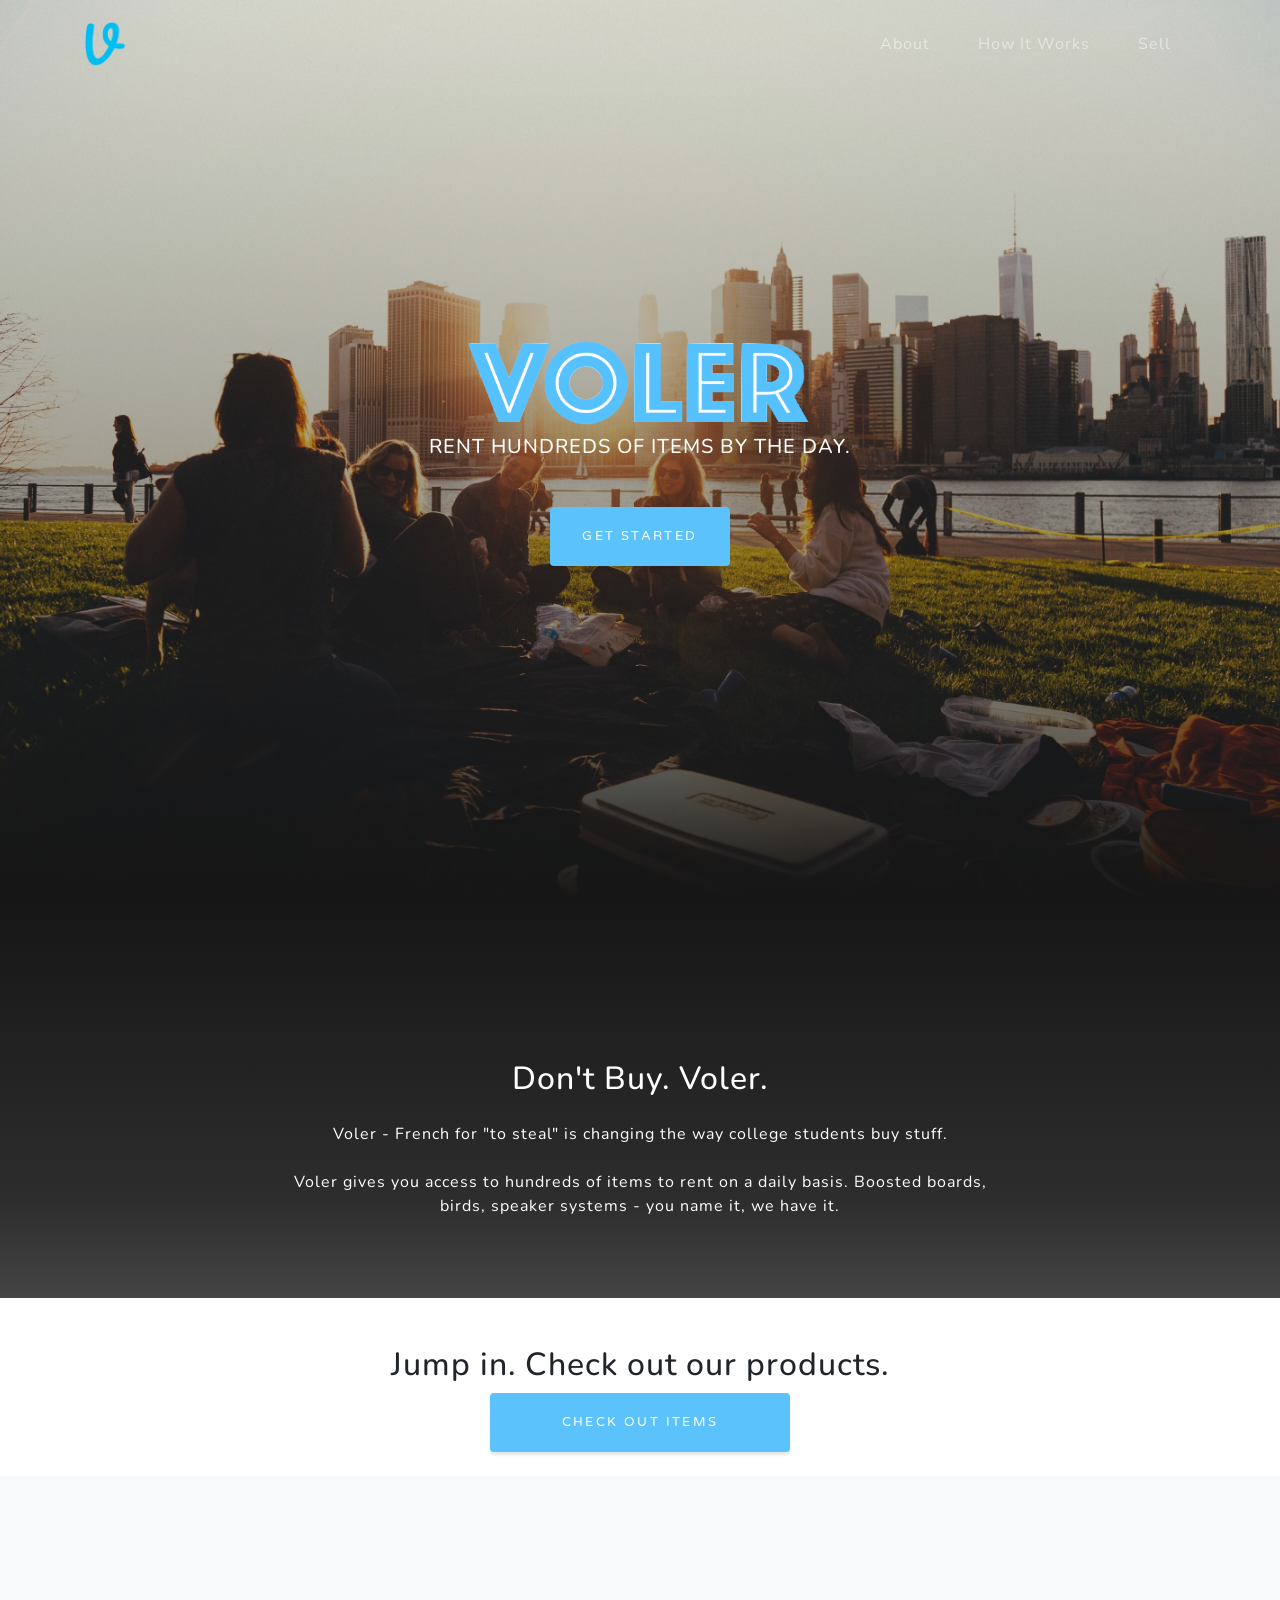
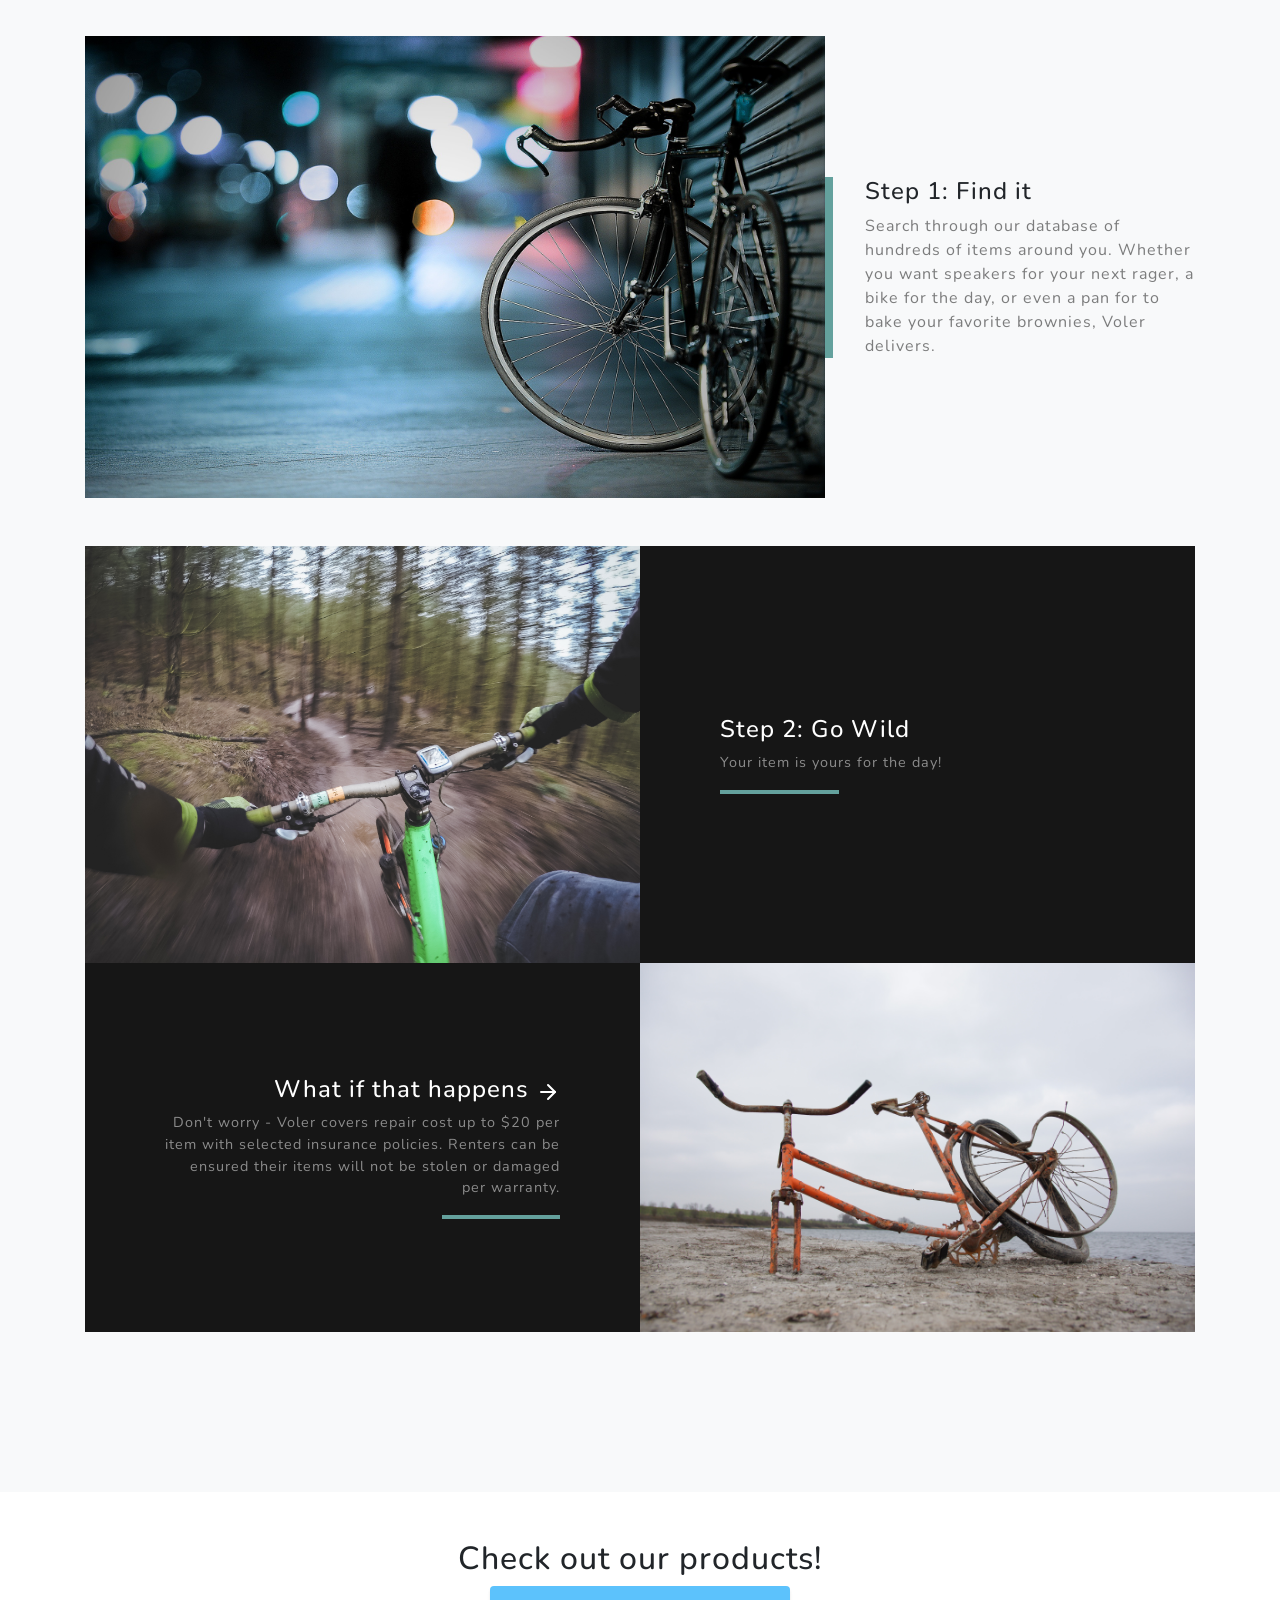
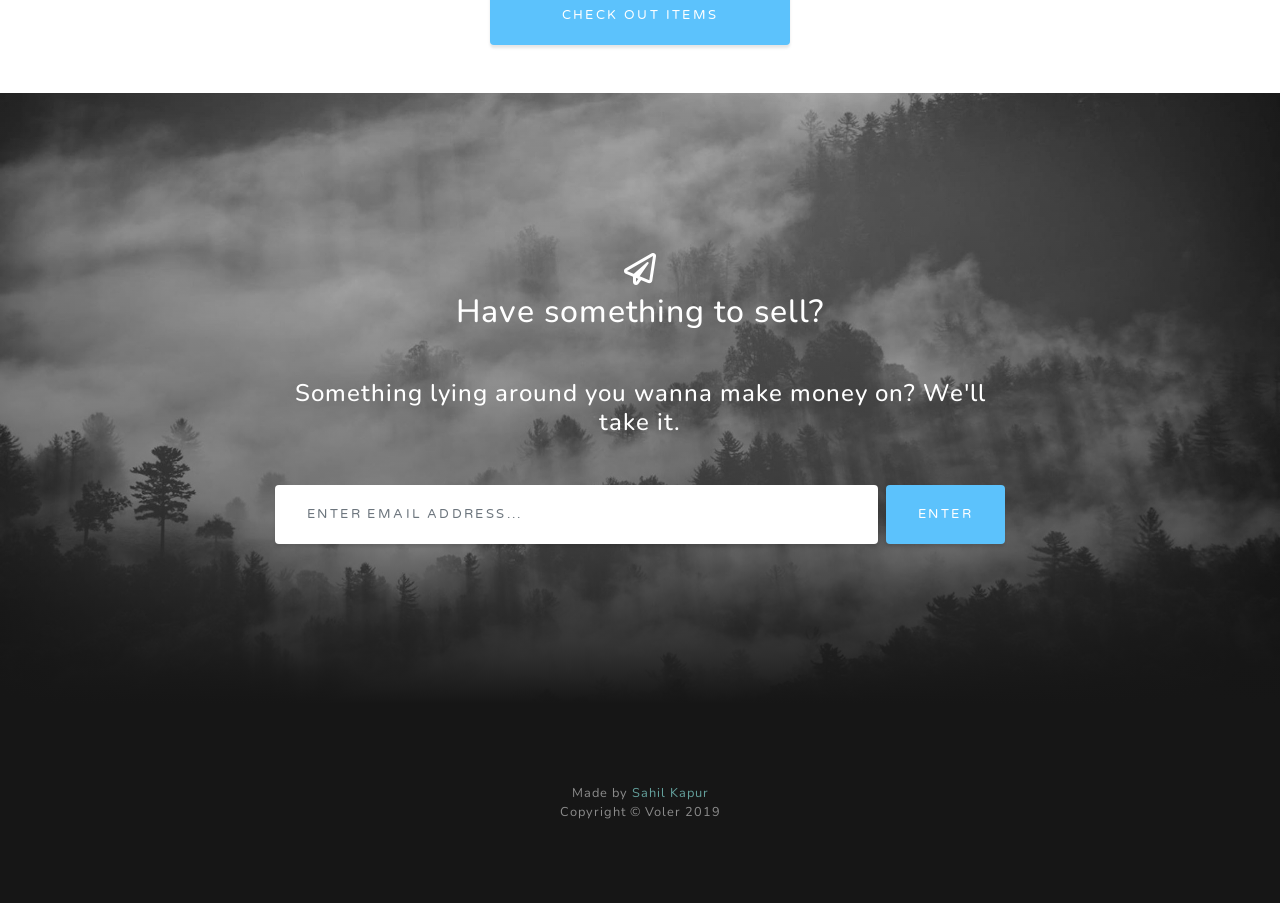
<file: index.html>
<!DOCTYPE html>
<html lang="en">

<head>

  <meta charset="utf-8">
  <meta name="viewport" content="width=device-width, initial-scale=1, shrink-to-fit=no">
  <meta name="description" content="">
  <meta name="author" content="">
  <link href="images/icon.png" rel="icon">

  <title>Voler - Steal it</title>

  <!-- Bootstrap core CSS -->
  <link href="vendor/bootstrap/css/bootstrap.min.css" rel="stylesheet">

  <!-- Custom fonts for this template -->
  <link href="vendor/fontawesome-free/css/all.min.css" rel="stylesheet">
  <link href="https://fonts.googleapis.com/css?family=Varela+Round" rel="stylesheet">
  <link href="https://fonts.googleapis.com/css?family=Nunito:200,200i,300,300i,400,400i,600,600i,700,700i,800,800i,900,900i" rel="stylesheet">

  <!-- Custom styles for this template -->
  <link href="css/organize.css" rel="stylesheet">

  <link href="css/grayscale.css" rel="stylesheet">


</head>

<body id="page-top">

  <!-- Navigation -->
  <nav class="navbar navbar-expand-lg navbar-light fixed-top" id="mainNav">
    <div class="container">
      <a class="navbar-brand js-scroll-trigger" href="#page-top">
        <img src="images/icon.png" class="nav-img">
      </a>
      <button class="navbar-toggler navbar-toggler-right" type="button" data-toggle="collapse" data-target="#navbarResponsive" aria-controls="navbarResponsive" aria-expanded="false" aria-label="Toggle navigation">
        Menu
        <i class="fas fa-bars"></i>
      </button>
      <div class="collapse navbar-collapse" id="navbarResponsive">
        <ul class="navbar-nav ml-auto">
          <li class="nav-item">
            <a class="nav-link js-scroll-trigger" href="#about">About</a>
          </li>
          <li class="nav-item">
            <a class="nav-link js-scroll-trigger" href="#projects">How It Works</a>
          </li>
          <li class="nav-item">
            <a class="nav-link js-scroll-trigger" href="#signup">Sell</a>
          </li>
        </ul>
      </div>
    </div>
  </nav>

  <!-- Header -->
  <header class="masthead">
    <div class="container d-flex h-100 align-items-center">
      <div class="mx-auto text-center">
        <img src="images/v.png" class="landing-img">
        <!--<h1 class="mx-auto my-0 text-uppercase">Grayscale</h1>-->
        <h2 class="mx-auto mt-2 mb-5 white-font">RENT HUNDREDS OF ITEMS BY THE DAY.</h2>
        <a href="#about" class="btn btn-primary js-scroll-trigger">Get Started</a>
      </div>
    </div>
  </header>

  <!-- About Section -->
  <section id="about" class="about-section text-center">
    <div class="container">
      <div class="row">
        <div class="col-lg-8 mx-auto">
          <h2 class="text-white mb-4">Don't Buy. Voler.</h2>
          <p class="white-font">Voler - French for "to steal" is changing the way college students buy stuff.<br>
            <br>
          Voler gives you access to hundreds of items to rent on a daily basis. Boosted boards, birds, speaker systems - you name it, we have it.</p>
        </div>
      </div>
      <!--<img src="img/ipad.png" class="img-fluid" alt="">-->
    </div>
  </section>

  <div class="text-center">
    <br><br>
    <h2>Jump in. Check out our products.</h2>
    <a href="items" class="btn custom-btn btn-primary js-scroll-trigger center">
    Check out items</a>
    <br>
    <br>
  </div>

  <!-- Projects Section -->
  <section id="projects" class="projects-section bg-light">
    <div class="container">

      <!-- Featured Project Row -->
      <div class="row align-items-center no-gutters mb-4 mb-lg-5">
        <div class="col-xl-8 col-lg-7">
          <img class="img-fluid mb-3 mb-lg-0" src="images/bike.jpg" alt="">
        </div>
        <div class="col-xl-4 col-lg-5">
          <div class="featured-text text-center text-lg-left">
            <h4>Step 1: Find it</h4>
            <p class="text-black-50 mb-0">Search through our database of hundreds of items around you. Whether you want speakers for your next rager, a bike for the day, or even a pan for to bake your favorite brownies, Voler delivers.</p>
          </div>
        </div>
      </div>

      <!-- Project One Row -->
      <div class="row justify-content-center no-gutters mb-5 mb-lg-0">
        <div class="col-lg-6">
          <img class="img-fluid" src="images/crazy.jpg" alt="">
        </div>
        <div class="col-lg-6">
          <div class="bg-black text-center h-100 project">
            <div class="d-flex h-100">
              <div class="project-text w-100 my-auto text-center text-lg-left">
                <h4 class="text-white">Step 2: Go Wild</h4>
                <p class="mb-0 text-white-50">Your item is yours for the day!</p>
                <hr class="d-none d-lg-block mb-0 ml-0">
              </div>
            </div>
          </div>
        </div>
      </div>

      <!-- Project Two Row -->
      <div class="row justify-content-center no-gutters">
        <div class="col-lg-6">
          <img class="img-fluid" src="images/broken.jpg" alt="">
        </div>
        <div class="col-lg-6 order-lg-first">
          <div class="bg-black text-center h-100 project">
            <div class="d-flex h-100">
              <div class="project-text w-100 my-auto text-center text-lg-right">
                <h4 class="text-white">What if that happens <img src="images/arrow-right.svg"></h4>
                <p class="mb-0 text-white-50">Don't worry - Voler covers repair cost up to $20 per item with selected insurance policies. Renters can be ensured their items will not be stolen or damaged per warranty.</p>
                <hr class="d-none d-lg-block mb-0 mr-0">
              </div>
            </div>
          </div>
        </div>
      </div>

    </div>
  </section>

  <div class="text-center">
    <br><br>
    <h2>Check out our products!</h2>
    <a href="items" class="btn custom-btn btn-primary js-scroll-trigger center">
    Check out items</a>
  </div>

  <br><br>

  <!-- Signup Section -->
  <section id="signup" class="signup-section">
    <div class="container">
      <div class="row">
        <div class="col-md-10 col-lg-8 mx-auto text-center">

          <i class="far fa-paper-plane fa-2x mb-2 text-white"></i>
          <h2 class="text-white mb-5">Have something to sell?</h2>
          <h4 class="text-white mb-5">Something lying around you wanna make money on? We'll take it.</h4>
          <form class="form-inline d-flex">
            <input type="email" class="form-control flex-fill mr-0 mr-sm-2 mb-3 mb-sm-0" id="inputEmail" placeholder="Enter email address...">
            <button type="submit" class="btn btn-primary mx-auto">Enter</button>
          </form>

        </div>
      </div>
    </div>
  </section>

  <!-- Contact Section -->
  <!--
  <section class="contact-section bg-black">
    <div class="container">

      <div class="row">

        <div class="col-md-4 mb-3 mb-md-0">
          <div class="card py-4 h-100">
            <div class="card-body text-center">
              <i class="fas fa-map-marked-alt text-primary mb-2"></i>
              <h4 class="text-uppercase m-0">Address</h4>
              <hr class="my-4">
              <div class="small text-black-50">4923 Market Street, Orlando FL</div>
            </div>
          </div>
        </div>

        <div class="col-md-4 mb-3 mb-md-0">
          <div class="card py-4 h-100">
            <div class="card-body text-center">
              <i class="fas fa-envelope text-primary mb-2"></i>
              <h4 class="text-uppercase m-0">Email</h4>
              <hr class="my-4">
              <div class="small text-black-50">
                <a href="#">hello@yourdomain.com</a>
              </div>
            </div>
          </div>
        </div>

        <div class="col-md-4 mb-3 mb-md-0">
          <div class="card py-4 h-100">
            <div class="card-body text-center">
              <i class="fas fa-mobile-alt text-primary mb-2"></i>
              <h4 class="text-uppercase m-0">Phone</h4>
              <hr class="my-4">
              <div class="small text-black-50">+1 (555) 902-8832</div>
            </div>
          </div>
        </div>
      </div>

      <div class="social d-flex justify-content-center">
        <a href="#" class="mx-2">
          <i class="fab fa-twitter"></i>
        </a>
        <a href="#" class="mx-2">
          <i class="fab fa-facebook-f"></i>
        </a>
        <a href="#" class="mx-2">
          <i class="fab fa-github"></i>
        </a>
      </div>

    </div>
  </section>
-->
  <!-- Footer -->
  <footer class="bg-black small text-center text-white-50">
    <div class="container">
      Made by <a href="http://www.sahilkapur.com" target="_blank">Sahil Kapur</a><br>
      Copyright &copy; Voler 2019
    </div>
  </footer>

  <!-- Bootstrap core JavaScript -->
  <script src="vendor/jquery/jquery.min.js"></script>
  <script src="vendor/bootstrap/js/bootstrap.bundle.min.js"></script>

  <!-- Plugin JavaScript -->
  <script src="vendor/jquery-easing/jquery.easing.min.js"></script>

  <!-- Custom scripts for this template -->
  <script src="js/grayscale.min.js"></script>

</body>

</html>
</file>
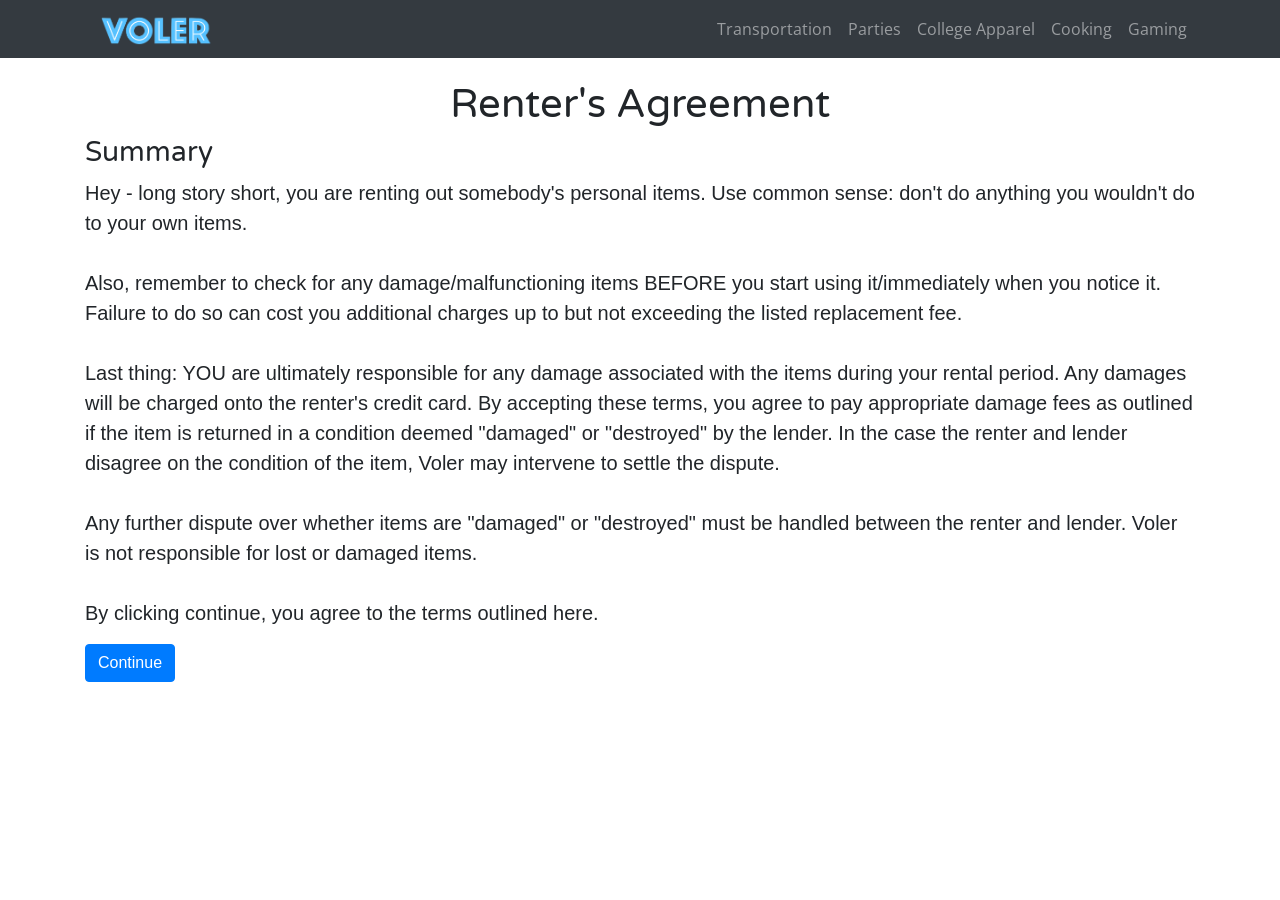
<file: items/agreement.html>
<!DOCTYPE html>
<html lang="en">

    <head>
        <meta charset="utf-8">
        <meta name="viewport" content="width=device-width, initial-scale=1, shrink-to-fit=no">
        <meta name="description" content="">
        <meta name="author" content="">

        <title>Voler - Items</title>
        <link href="../images/icon.png" rel="icon">
        <link href="https://fonts.googleapis.com/css?family=Open+Sans|Varela+Round" rel="stylesheet">

        <!-- Bootstrap core CSS -->
        <link href="vendor/bootstrap/css/bootstrap.min.css" rel="stylesheet">

        <!-- Custom styles for this template -->
        <link href="css/thumbnail-gallery.css" rel="stylesheet">
        <link href="css/organize.css" rel="stylesheet">

        <script type="text/javascript">
            function checkOut(index)
            {
                window.location.href="agreement.html";
            }
        </script>
    </head>

    <body>

    <!-- Navigation -->
        <nav class="navbar navbar-expand-lg navbar-dark bg-dark fixed-top">
            <div class="container">
                <a class="navbar-brand" href="#">
                <a class="navbar-brand js-scroll-trigger" href="../">
                    <img src="../images/v.png" class="nav-img">
                </a>
                </a>
                <button class="navbar-toggler" type="button" data-toggle="collapse" data-target="#navbarResponsive" aria-controls="navbarResponsive" aria-expanded="false" aria-label="Toggle navigation">
                    <span class="navbar-toggler-icon"></span>
                </button>
                <div class="collapse navbar-collapse" id="navbarResponsive">
                    <ul class="navbar-nav ml-auto">
                        <li class="nav-item">
                            <a class="nav-link" href="#transportation">Transportation
                        </a>
                        </li>
                        <li class="nav-item">
                            <a class="nav-link" href="#parties">Parties</a>
                        </li>
                        <li class="nav-item">
                            <a class="nav-link" href="#college">College Apparel</a>
                        </li>
                        <li class="nav-item">
                            <a class="nav-link" href="#cooking">Cooking</a>
                        </li>
                        <li class="nav-item">
                            <a class="nav-link" href="#gaming">Gaming</a>
                        </li>
                    </ul>
                </div>
            </div>
        </nav>

        <br>
        <h1 class="title-font text-center">Renter's Agreement</h1>
        <div class="container">
            <h3 class="title-font">Summary</h3>
            <p class="lead">
                Hey - long story short, you are renting out somebody's personal items. Use common sense: don't do anything you wouldn't do to your own items.<br><br>
                Also, remember to check for any damage/malfunctioning items BEFORE you start using it/immediately when you notice it. Failure to do so can cost you additional charges up to but not exceeding the listed replacement fee.<br><br>
                Last thing: YOU are ultimately responsible for any damage associated with the items during your rental period. Any damages <b>will</b> be charged onto the renter's credit card. By accepting these terms, you agree to pay appropriate damage fees as outlined if the item is returned in a condition deemed "damaged" or "destroyed" by the lender. In the case the renter and lender disagree on the condition of the item, Voler may intervene to settle the dispute.<br><br>
                Any further dispute over whether items are "damaged" or "destroyed" must be handled between the renter and lender. Voler is not responsible for lost or damaged items.<br><br>
                By clicking continue, you agree to the terms outlined here.
            </p>
            <a href="checkout.html" class="btn custom-btn btn-primary">
            Continue</a>
        </div>

        <!-- Bootstrap core JavaScript -->
        <script src="vendor/jquery/jquery.min.js"></script>
        <script src="vendor/bootstrap/js/bootstrap.bundle.min.js"></script>

    </body>

</html>
</file>
<file: css/organize.css>
/* landing page */
.nav-img {
	width: 40px;
	height: auto;
	border: none;
}

.landing-img {
	position: relative;
	width: 70%;
	margin: 0px auto;
	display: block;
}

.white-font {
	color: white;
}

.custom-btn {
	width: 300px;
}
</file>
<file: items/css/organize.css>
body {
  padding-top: 54px;
}

@media (min-width: 992px) {
  body {
    padding-top: 56px;
  }
}

ul {
	font-family: 'Open Sans', sans-serif;	
}

.bg-black {
  background-color: #161616 !important;
}

.nav-img {
	height: 30px;
	border: none;
}

.title-font {
	font-family: 'Varela Round', sans-serif;
}

.anchor {
	padding-top: 60px;
}

.no-margin {
	margin-bottom: 0px;
}

/*test*/

.brand-font {
	padding-top: 10%;
	font-family: 'Pacifico', cursive;
	font-size: 100px;
	color: #20BFF0;
}

.center {
	padding-top: 50px;
	display: block;
	margin: 0px auto;
	width: 7%;
}

.cover {
	height: 100vh;
}

.hidden {
	display: none;
}
</file>
<file: css/grayscale.css>
/*!
 * Start Bootstrap - Grayscale v5.0.4 (https://startbootstrap.com/template-overviews/grayscale)
 * Copyright 2013-2019 Start Bootstrap
 * Licensed under MIT (https://github.com/BlackrockDigital/startbootstrap-grayscale/blob/master/LICENSE)
 */

#mainNav {
  min-height: 56px;
  background-color: #fff;
}

#mainNav .navbar-toggler {
  font-size: 80%;
  padding: 0.75rem;
  color: #64a19d;
  border: 1px solid #64a19d;
}

#mainNav .navbar-toggler:focus {
  outline: none;
}

#mainNav .navbar-brand {
  color: #161616;
  font-weight: 700;
  padding: .9rem 0;
}

#mainNav .navbar-nav .nav-item:hover {
  color: fade(white, 80%);
  outline: none;
  background-color: transparent;
}

#mainNav .navbar-nav .nav-item:active, #mainNav .navbar-nav .nav-item:focus {
  outline: none;
  background-color: transparent;
}

@media (min-width: 992px) {
  #mainNav {
    padding-top: 0;
    padding-bottom: 0;
    border-bottom: none;
    background-color: transparent;
    -webkit-transition: background-color 0.3s ease-in-out;
    transition: background-color 0.3s ease-in-out;
  }
  #mainNav .navbar-brand {
    padding: .5rem 0;
    color: rgba(255, 255, 255, 0.5);
  }
  #mainNav .nav-link {
    -webkit-transition: none;
    transition: none;
    padding: 2rem 1.5rem;
    color: rgba(255, 255, 255, 0.5);
  }
  #mainNav .nav-link:hover {
    color: rgba(255, 255, 255, 0.75);
  }
  #mainNav .nav-link:active {
    color: white;
  }
  #mainNav.navbar-shrink {
    background-color: #fff;
  }
  #mainNav.navbar-shrink .navbar-brand {
    color: #161616;
  }
  #mainNav.navbar-shrink .nav-link {
    color: #161616;
    padding: 1.5rem 1.5rem 1.25rem;
    border-bottom: 0.25rem solid transparent;
  }
  #mainNav.navbar-shrink .nav-link:hover {
    color: #64a19d;
  }
  #mainNav.navbar-shrink .nav-link:active {
    color: #467370;
  }
  #mainNav.navbar-shrink .nav-link.active {
    color: #64a19d;
    outline: none;
    border-bottom: 0.25rem solid #64a19d;
  }
}

.masthead {
  position: relative;
  width: 100%;
  height: auto;
  min-height: 35rem;
  padding: 15rem 0;
  background: -webkit-gradient(linear, left top, left bottom, from(rgba(22, 22, 22, 0.1)), color-stop(75%, rgba(22, 22, 22, 0.5)), to(#161616)), url("../img/bg-masthead.jpg");
  background: linear-gradient(to bottom, rgba(22, 22, 22, 0.1) 0%, rgba(22, 22, 22, 0.5) 75%, #161616 100%), url("../images/picnic.jpg");
  background-position: center;
  background-repeat: no-repeat;
  background-attachment: scroll;
  background-size: cover;
}

.masthead h1 {
  font-family: 'Varela Round';
  font-size: 2.5rem;
  line-height: 2.5rem;
  letter-spacing: 0.8rem;
  background: -webkit-linear-gradient(rgba(255, 255, 255, 0.9), rgba(255, 255, 255, 0));
  -webkit-text-fill-color: transparent;
  -webkit-background-clip: text;
}

.masthead h2 {
  max-width: 20rem;
  font-size: 1rem;
}

@media (min-width: 768px) {
  .masthead h1 {
    font-size: 4rem;
    line-height: 4rem;
  }
}

@media (min-width: 992px) {
  .masthead {
    height: 100vh;
    padding: 0;
  }
  .masthead h1 {
    font-size: 6.5rem;
    line-height: 6.5rem;
    letter-spacing: 0.8rem;
  }
  .masthead h2 {
    max-width: 30rem;
    font-size: 1.25rem;
  }
}

.btn {
  -webkit-box-shadow: 0 0.1875rem 0.1875rem 0 rgba(0, 0, 0, 0.1) !important;
  box-shadow: 0 0.1875rem 0.1875rem 0 rgba(0, 0, 0, 0.1) !important;
  padding: 1.25rem 2rem;
  font-family: 'Varela Round';
  font-size: 80%;
  text-transform: uppercase;
  letter-spacing: .15rem;
  border: 0;
}

.btn-primary {
  background-color: #5CC2FC;
}

.btn-primary:hover {
  background-color: #4f837f;
}

.btn-primary:focus {
  background-color: #4f837f;
  color: white;
}

.btn-primary:active {
  background-color: #467370 !important;
}

.about-section {
  padding-top: 10rem;
  background: -webkit-gradient(linear, left top, left bottom, from(#161616), color-stop(75%, rgba(22, 22, 22, 0.9)), to(rgba(22, 22, 22, 0.8)));
  background: linear-gradient(to bottom, #161616 0%, rgba(22, 22, 22, 0.9) 75%, rgba(22, 22, 22, 0.8) 100%);
}

.about-section p {
  margin-bottom: 5rem;
}

.projects-section {
  padding: 10rem 0;
}

.projects-section .featured-text {
  padding: 2rem;
}

@media (min-width: 992px) {
  .projects-section .featured-text {
    padding: 0 0 0 2rem;
    border-left: 0.5rem solid #64a19d;
  }
}

.projects-section .project-text {
  padding: 3rem;
  font-size: 90%;
}

@media (min-width: 992px) {
  .projects-section .project-text {
    padding: 5rem;
  }
  .projects-section .project-text hr {
    border-color: #64a19d;
    border-width: .25rem;
    width: 30%;
  }
}

.signup-section {
  padding: 10rem 0;
  background: -webkit-gradient(linear, left top, left bottom, from(rgba(22, 22, 22, 0.1)), color-stop(75%, rgba(22, 22, 22, 0.5)), to(#161616)), url("../img/bg-signup.jpg");
  background: linear-gradient(to bottom, rgba(22, 22, 22, 0.1) 0%, rgba(22, 22, 22, 0.5) 75%, #161616 100%), url("../img/bg-signup.jpg");
  background-position: center;
  background-repeat: no-repeat;
  background-attachment: scroll;
  background-size: cover;
}

.signup-section .form-inline input {
  -webkit-box-shadow: 0 0.1875rem 0.1875rem 0 rgba(0, 0, 0, 0.1) !important;
  box-shadow: 0 0.1875rem 0.1875rem 0 rgba(0, 0, 0, 0.1) !important;
  padding: 1.25rem 2rem;
  height: auto;
  font-family: 'Varela Round';
  font-size: 80%;
  text-transform: uppercase;
  letter-spacing: 0.15rem;
  border: 0;
}

.contact-section {
  padding: 5rem 0 0;
}

.contact-section .card {
  border: 0;
  border-bottom: 0.25rem solid #64a19d;
}

.contact-section .card h4 {
  font-size: 0.8rem;
  font-family: 'Varela Round';
  text-transform: uppercase;
  letter-spacing: 0.15rem;
}

.contact-section .card hr {
  border-color: #64a19d;
  border-width: 0.25rem;
  width: 3rem;
}

.contact-section .social {
  margin-top: 5rem;
}

.contact-section .social a {
  text-align: center;
  height: 3rem;
  width: 3rem;
  background: rgba(255, 255, 255, 0.1);
  border-radius: 100%;
  line-height: 3rem;
  color: rgba(255, 255, 255, 0.3);
}

.contact-section .social a:hover {
  color: rgba(255, 255, 255, 0.5);
}

.contact-section .social a:active {
  color: #fff;
}

body {
  font-family: 'Nunito';
  letter-spacing: 0.0625em;
}

a {
  color: #64a19d;
}

a:focus, a:hover {
  text-decoration: none;
  color: #3c6360;
}

.bg-black {
  background-color: #161616 !important;
}

.bg-primary {
  background-color: #64a19d !important;
}

.text-primary {
  color: #64a19d !important;
}

footer {
  padding: 5rem 0;
}
</file>
<file: items/css/thumbnail-gallery.css>
/*!
 * Start Bootstrap - Thumbnail Gallery (https://startbootstrap.com/template-overviews/thumbnail-gallery)
 * Copyright 2013-2017 Start Bootstrap
 * Licensed under MIT (https://github.com/BlackrockDigital/startbootstrap-thumbnail-gallery/blob/master/LICENSE)
 */

body {
  padding-top: 0px;
}

@media (min-width: 992px) {
  body {
    padding-top: 0px;
  }
}
</file>
